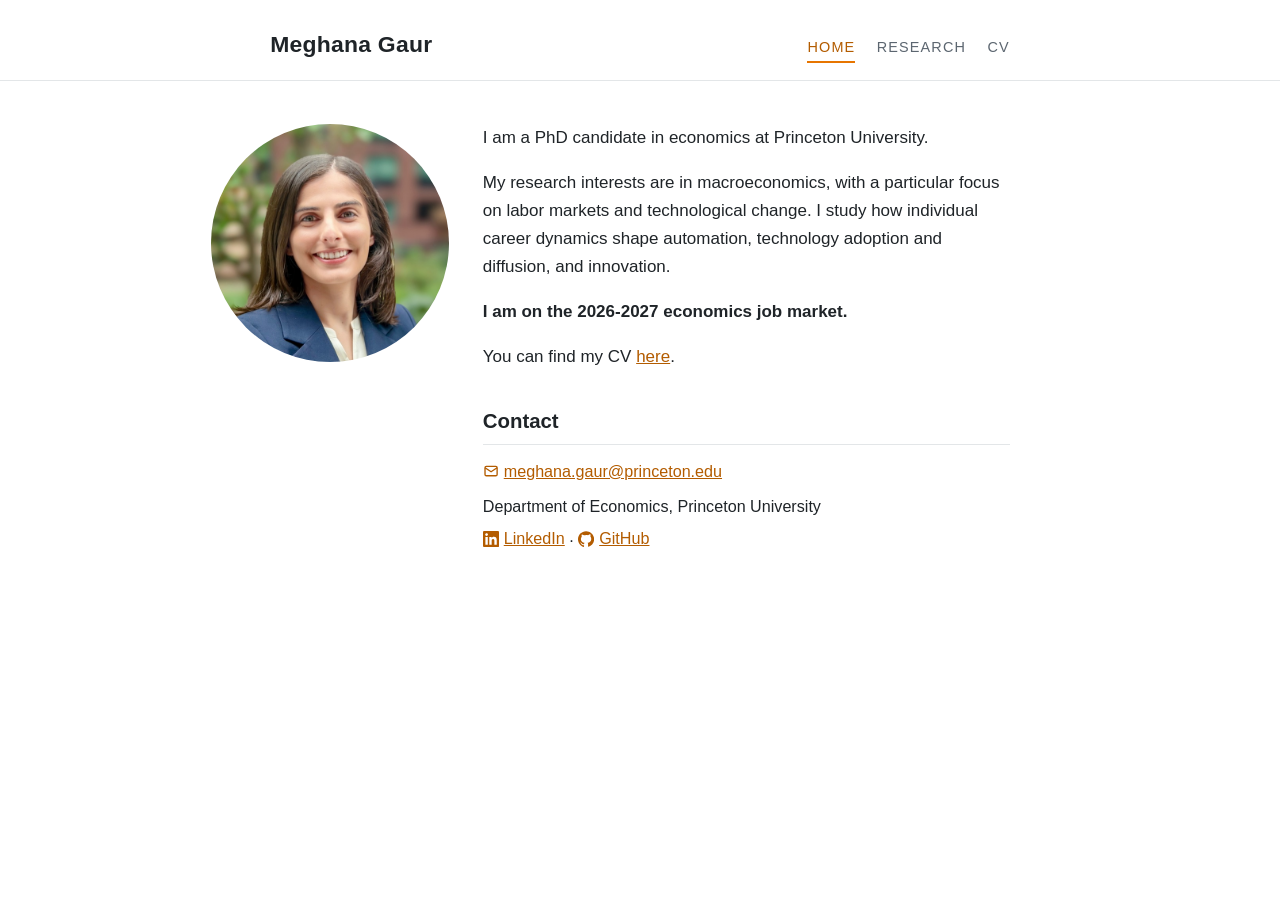
<file: index.html>
<!DOCTYPE html>
<html lang="en">
<head>
  <meta charset="utf-8">
  <meta name="viewport" content="width=device-width, initial-scale=1">
  <title>Meghana Gaur</title>
  <meta name="description" content="Meghana Gaur — PhD candidate in Economics, Princeton University.">
  <link rel="icon" href="assets/favicon.png">
  <link rel="apple-touch-icon" href="assets/apple-touch-icon.png">
  <link rel="stylesheet" href="style.css">
</head>
<body>

<header>
  <div class="container">
    <h1 class="site-name"><a href="index.html">Meghana Gaur</a></h1>
    <nav>
      <a href="index.html" class="active">Home</a>
      <a href="research.html">Research</a>
      <!-- <a href="teaching.html">Teaching</a> -->
      <a href="files/Gaur_CV.pdf" target="_blank" rel="noopener">CV</a>
    </nav>
  </div>
</header>

<main>
  <div class="container">
    <div class="intro">
      <!-- Replace this placeholder with your headshot:
           put the photo at assets/headshot.jpg and swap in
           <img class="headshot" src="assets/headshot.jpg" alt="Meghana Gaur"> -->
      <!-- <div class="headshot-placeholder">Headshot goes here<br>(assets/headshot.jpeg)</div> -->
      <img class="headshot" src="assets/headshot.jpeg" alt="Meghana Gaur" width="600" height="712">

      <div class="bio">
        <p>
          I am a PhD candidate in economics at Princeton University.
        </p>
        <p>
          My research interests are in macroeconomics, 
          with a particular focus on labor markets and technological change. I study how individual career dynamics shape automation, 
          technology adoption and diffusion, and innovation. 
          <!-- TODO: tighten this to 2–3 sentences about what YOU work on,
               leading with your job market paper's area. -->
        </p>
        <p>
          <!-- TODO: uncomment and confirm before the market:
          I am on the 2026–2027 economics job market. -->
        </p>
        <p>
          <strong>I am on the 2026-2027 economics job market.</strong>
        </p>
        <p>
          You can find my CV <a href="files/Gaur_CV.pdf" target="_blank" rel="noopener">here</a>.
        </p>

        <h2>Contact</h2>
        <ul class="contact-list">
          <li><a class="icon-link" href="mailto:meghana.gaur@princeton.edu"><svg class="icon icon--stroke" viewBox="0 0 24 24" aria-hidden="true"><rect x="3" y="5" width="18" height="14" rx="2"/><path d="M3 7l9 6 9-6"/></svg>meghana.gaur@princeton.edu</a></li>
          <li>Department of Economics, Princeton University</li>
          <li>
            <a class="icon-link" href="https://www.linkedin.com/in/meghanagaur/" target="_blank" rel="noopener"><svg class="icon" viewBox="0 0 24 24" aria-hidden="true"><path d="M20.447 20.452h-3.554v-5.569c0-1.328-.027-3.037-1.852-3.037-1.853 0-2.136 1.445-2.136 2.939v5.667H9.351V9h3.414v1.561h.046c.477-.9 1.637-1.85 3.37-1.85 3.601 0 4.267 2.37 4.267 5.455v6.286zM5.337 7.433c-1.144 0-2.063-.926-2.063-2.065 0-1.138.92-2.063 2.063-2.063 1.14 0 2.064.925 2.064 2.063 0 1.139-.925 2.065-2.064 2.065zm1.782 13.019H3.555V9h3.564v11.452zM22.225 0H1.771C.792 0 0 .774 0 1.729v20.542C0 23.227.792 24 1.771 24h20.451C23.2 24 24 23.227 24 22.271V1.729C24 .774 23.2 0 22.222 0z"/></svg>LinkedIn</a>
            &middot;
            <a class="icon-link" href="https://github.com/meghanagaur" target="_blank" rel="noopener"><svg class="icon" viewBox="0 0 24 24" aria-hidden="true"><path d="M12 .297c-6.63 0-12 5.373-12 12 0 5.303 3.438 9.8 8.205 11.385.6.113.82-.258.82-.577 0-.285-.01-1.04-.015-2.04-3.338.724-4.042-1.61-4.042-1.61C4.422 18.07 3.633 17.7 3.633 17.7c-1.087-.744.084-.729.084-.729 1.205.084 1.838 1.236 1.838 1.236 1.07 1.835 2.809 1.305 3.495.998.108-.776.417-1.305.76-1.605-2.665-.305-5.467-1.334-5.467-5.931 0-1.311.469-2.381 1.236-3.221-.124-.303-.535-1.524.117-3.176 0 0 1.008-.322 3.301 1.23A11.509 11.509 0 0 1 12 5.803c1.02.005 2.047.138 3.006.404 2.291-1.552 3.297-1.23 3.297-1.23.653 1.653.242 2.874.118 3.176.77.84 1.235 1.911 1.235 3.221 0 4.609-2.807 5.624-5.479 5.921.43.372.823 1.102.823 2.222 0 1.606-.014 2.898-.014 3.293 0 .322.216.694.825.576C20.565 22.092 24 17.592 24 12.297c0-6.627-5.373-12-12-12"/></svg>GitHub</a>
            <!-- TODO: add Google Scholar / Twitter-X / office here too if you want -->
          </li>
        </ul>
      </div>
    </div>
  </div>
</main>

</body>
</html>
</file>
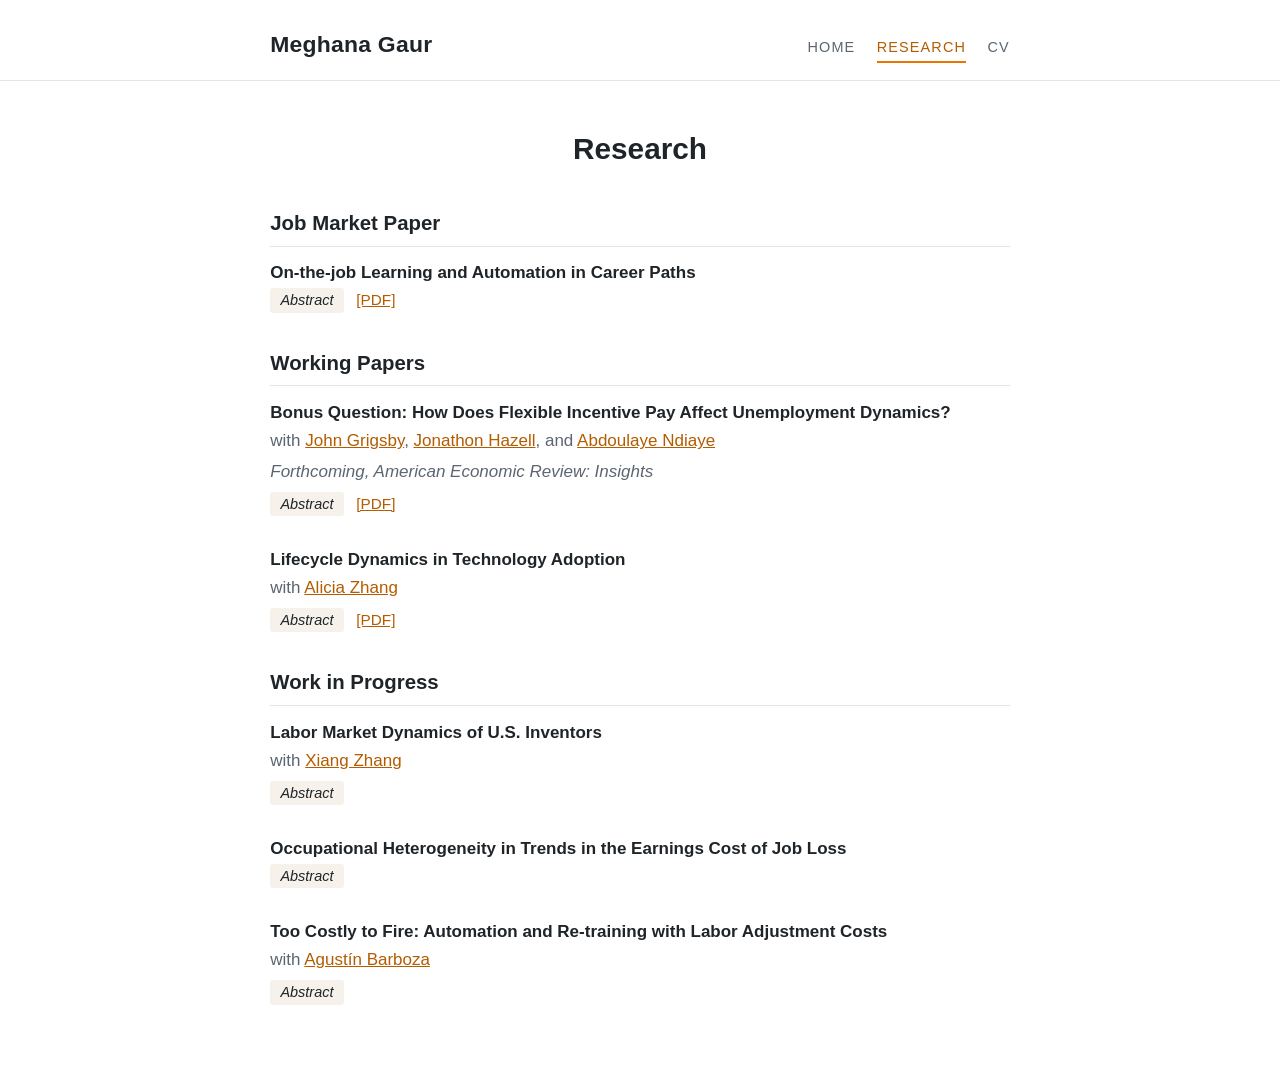
<file: research.html>
<!DOCTYPE html>
<html lang="en">
<head>
  <meta charset="utf-8">
  <meta name="viewport" content="width=device-width, initial-scale=1">
  <title>Meghana Gaur - Research</title>
  <meta name="description" content="Research by Meghana Gaur: job market paper and other papers.">
  <link rel="icon" href="assets/favicon.png">
  <link rel="apple-touch-icon" href="assets/apple-touch-icon.png">
  <link rel="stylesheet" href="style.css">
</head>
<body>

<header>
  <div class="container">
    <a class="site-name" href="index.html">Meghana Gaur</a>
    <nav>
      <a href="index.html">Home</a>
      <a href="research.html" class="active">Research</a>
      <!-- <a href="teaching.html">Teaching</a> -->
      <a href="files/Gaur_CV.pdf" target="_blank" rel="noopener">CV</a>
    </nav>
  </div>
</header>

<main>
  <div class="container">
    <h1 class="page-title">Research</h1>

    <h2>Job Market Paper</h2>
    <div class="paper">
      <div class="paper-title">On-the-job Learning and Automation in Career Paths</div>
      <p class="paper-links">
        <button class="show-abstract">Abstract</button>
        <a href="files/papers/Gaur_JMP.pdf" target="_blank" rel="noopener">[PDF]</a>
        <!-- <a href="files/Gaur_JMP_slides.pdf" target="_blank" rel="noopener">[Slides]</a> -->
      </p>
      <!-- Paste your abstract inside the <p> below, replacing "Abstract coming soon." -->
      <p class="abstract">Young workers quickly transition to higher-paying and less routine
        occupations within the first decade of their careers. This paper studies how on-the-job
        learning shapes the impacts of automation shocks within and across career paths. I develop
        a dynamic general equilibrium model of the labor market in which young workers sort into
        occupations that differ in their learning opportunities. Combining the structure of the
        occupational choice model with large-scale r&eacute;sum&eacute; data, I recover a flexible
        on-the-job learning technology that rationalizes observed patterns of occupational
        mobility among early-career workers. The calibrated model shows how an automation shock
        to one occupation can induce greater automation further up the occupational career
        ladder. Adjustments in initial career choices provide an important margin of longer-run
        labor-supply flexibility, lowering the pass-through of automation exposure to relative
        wages and evening the gains across workers with different types of skills.</p>
    </div>

    <h2>Working Papers</h2>
    <div class="paper">
      <div class="paper-title">Bonus Question: How Does Flexible Incentive Pay Affect Unemployment Dynamics?</div>
      <p class="muted" style="margin-bottom: 0.15rem;">with
        <a href="https://sites.google.com/view/john-grigsby" target="_blank" rel="noopener">John Grigsby</a>,
        <a href="https://www.jhazell.co.uk/" target="_blank" rel="noopener">Jonathon Hazell</a>, and
        <a href="https://www.abdoulayendiaye.com/" target="_blank" rel="noopener">Abdoulaye Ndiaye</a></p>
      <p class="muted" style="margin-bottom: 0.3rem;"><em>Forthcoming, American Economic Review: Insights</em></p>
      <p class="paper-links">
        <button class="show-abstract">Abstract</button>
        <a href="https://www.jhazell.co.uk/website/Bonus_Question.pdf" target="_blank" rel="noopener">[PDF]</a>
        <!-- <a href="https://www.jhazell.co.uk/papers/slides_bonus_question.pdf" target="_blank" rel="noopener">[Slides]</a> -->
      </p>
      <p class="abstract">We introduce dynamic incentive contracts into a model of unemployment
        fluctuations. Our main result is that wage cyclicality from incentives does
        not affect the response of unemployment to productivity shocks. The response
        of unemployment is the same, to a first-order, in two economies: one with
        flexible incentive pay, and another with exogenously fixed wages. This
        equivalence is due to movements in effort. Under the optimal incentive
        contract, firms&rsquo; profits do not change when wages fall, because the
        effort of the worker falls too.</p>
    </div>

    <div class="paper">
      <div class="paper-title">Lifecycle Dynamics in Technology Adoption</div>
      <p class="muted" style="margin-bottom: 0.3rem;">with
        <a href="https://aliciazhang.com/" target="_blank" rel="noopener">Alicia Zhang</a></p>
      <p class="paper-links">
        <button class="show-abstract">Abstract</button>
        <a href="https://aliciazhang.com/files/GZ_tech_upgrading.pdf" target="_blank" rel="noopener">[PDF]</a>
      </p>
      <p class="abstract">Who drives the diffusion of new technologies? 
        We provide novel evidence that more experienced software developers use 
        newer programming languages than their less experienced counterparts. 
        Leveraging panel data on individual-level programming activity, 
        we find that developers continue to adopt newer languages
        as they gain more coding experience. 
        The fact that less experienced developers use older languages is surprising, 
        as we also show that newer languages  offer a salary premium. 
        We interpret these facts through the lens of a directed job search model 
        featuring an individual technology adoption decision. 
        In the model, workers must pay costs 
        to switch technology vintages. Newer 
        technologies offer higher wages and a lower cost of switching to the 
        technological frontier, which incentivizes continuous upgrading. 
        Shocks that reduce aggregate productivity, increase worker turnover, and 
        reduce labor market matching efficiency slow the diffusion of new technologies.
      </p>
    </div>

    <h2>Work in Progress</h2>
    <div class="paper">
      <div class="paper-title">Labor Market Dynamics of U.S. Inventors</div>
      <p class="muted" style="margin-bottom: 0.3rem;">with
        <a href="https://xiangzhang-econ.github.io/" target="_blank" rel="noopener">Xiang Zhang</a></p>
      <p class="paper-links">
        <button class="show-abstract">Abstract</button>
        <!-- <a href="files/Gaur_Inventors_slides.pdf" target="_blank" rel="noopener">[Slides]</a> -->
      </p>
      <!-- Paste your abstract inside the <p> below, replacing "Abstract coming soon." -->
      <p class="abstract">How do the labor market dynamics of inventors affect firm innovation? 
        We provide new empirical evidence on how research productivity changes following 
        inventor job moves, both for the moving inventors and for their 
        former co-inventors who remain at the firms they leave. We link patent records to 
        inventors' employment histories and use a matched event-study design to compare 
        similar inventors moving to young firms and large incumbents. We find that inventors
        moving from startups to large incumbents experience a 47% increase in patent output.
        However, their departures are followed by a 17% decline in patenting among former co-inventors 
        who remain at startups. We find no comparable decline among co-inventors following inventor departures
        from large incumbents. These findings reveal an asymmetry in inventor mobility: moving to 
        large incumbents is associated with higher productivity for inventors but lower patenting among 
        their former collaborators at startups. To quantify the aggregate implications of these effects, 
        we develop a model of creative destruction with inventor mobility and examine how the allocation 
        of inventors across firms shapes innovation and firm dynamics.</p>
    </div>

    <div class="paper">
      <div class="paper-title">Occupational Heterogeneity in Trends in the Earnings Cost of Job Loss</div>
      <p class="paper-links">
        <button class="show-abstract">Abstract</button>
         <!-- <a href="files/Gaur_JobLoss_slides.pdf" target="_blank" rel="noopener">[Slides (empirics)]</a> -->
      </p>
      <!-- Paste your abstract inside the <p> below, replacing "Abstract coming soon." -->
      <p class="abstract">Using data from the 1984-2020 Displaced Worker Surveys, I show that
         average earnings losses following job displacement have been decreasing over time 
         and that this trend is driven by workers displaced 
         from jobs in lower skill occupations. The average decline for this group of workers reflects
         lower rates of occupational switching following displacement, as well as smaller 
         earnings losses conditional on switching occupations, and is present within
         broad sectors and occupational categories. Among occupation switchers, 
         I find that losses have declined the most for workers with higher occupational tenure.
         I find no such trend among workers displaced from higher skill occupations.
         These findings are consistent with declining skill sensitivity in the 
         production technology employed in lower skill occupations, consistent with recent
         work by Edmond and Mongey (2026). Cross-sectional earnings profiles in lower skill occupations have also flattened 
         over this time period, suggesting a role for dynamic interactions between declining 
         skill sensitivity and human capital accumulation.</p>
    </div>

    <div class="paper">
      <div class="paper-title">Too Costly to Fire: Automation and Re-training with Labor Adjustment Costs</div>
      <p class="muted" style="margin-bottom: 0.3rem;">with
        <a href="https://agustinbarboza.com/" target="_blank" rel="noopener">Agust&iacute;n Barboza</a></p>
      <p class="paper-links">
        <button class="show-abstract">Abstract</button>
        <!-- <a href="files/Gaur_FiringCosts_slides.pdf" target="_blank" rel="noopener">[Slides]</a> -->
      </p>
      <!-- Paste your abstract inside the <p> below, replacing "Abstract coming soon." -->
      <p class="abstract"> How do firing costs shape which automation technologies firms adopt, 
        and what happens to incumbent workers working in automated tasks following adoption? 
        We develop a dynamic partial equilibrium model in which firms jointly choose 
        their production technology, layoffs, hiring, and occupational retraining.
        Firing costs can support incumbent workers through two margins. Conditional on adoption, they can encourage firms to 
        retain and retrain incumbent workers for non-automated tasks rather than rely on external hiring, 
        increasing within-firm occupational reallocation and reducing layoffs. 
        At the adoption margin, firing costs tax technologies that 
        are more likely to lead to worker displacement, primarily screening out lower productivity technologies.
        Quantitative experiments suggest that firing costs primarily change how adopters reorganize their workforce, 
        while having more selective effects on which technologies firms adopt.
        With uncertainty and attrition, firing costs can also incentivize firms to delay their adoption.
        We test the model's empirical predictions for occupational reallocation 
        using establishment-level data on works council status and 
        industrial robot adoption from Germany, complementing recent work by Findeisen et al (2026).
        </p>
    </div>

  </div>
</main>

<script>
  document.addEventListener('DOMContentLoaded', function () {
    document.querySelectorAll('.show-abstract').forEach(function (btn) {
      btn.addEventListener('click', function () {
        var abs = this.closest('.paper').querySelector('.abstract');
        abs.classList.toggle('visible');
        this.textContent = abs.classList.contains('visible') ? 'Hide Abstract' : 'Abstract';
      });
    });
  });
</script>

</body>
</html>
</file>
<file: style.css>
/* ==========================================================================
   Academic website — Meghana Gaur
   Minimal, professional stylesheet. Adjust the variables below to re-theme.
   ========================================================================== */

:root {
  --accent: #E77500;        /* Princeton orange; change to taste */
  --accent-dark: #b35c00;
  --text: #1f2428;
  --text-muted: #5c6670;
  --rule: #e3e6e8;
  --bg: #ffffff;
  --max-width: 46rem;
  --font-body: Helvetica, Arial, sans-serif;        /* body text & headings */
  --font-ui: Helvetica, Arial, sans-serif;          /* nav, labels, footer */
}

* { box-sizing: border-box; margin: 0; padding: 0; }

html { font-size: 17px; }

body {
  font-family: var(--font-body);
  color: var(--text);
  background: var(--bg);
  line-height: 1.65;
}

.container {
  max-width: var(--max-width);
  margin: 0 auto;
  padding: 0 1.25rem;
}

/* --- Header / navigation ------------------------------------------------ */

header {
  border-bottom: 1px solid var(--rule);
  padding: 1.5rem 0 1rem;
}

header .container {
  display: flex;
  flex-wrap: wrap;
  align-items: baseline;
  justify-content: space-between;
  gap: 0.5rem 1.5rem;
}

/* Works both as a plain link (inner pages) and as an <h1> wrapping a link
   (homepage), rendering identically in either case. */
.site-name {
  font-size: 1.35rem;
  font-weight: bold;
  color: var(--text);
  text-decoration: none;
  letter-spacing: 0.01em;
  margin: 0;
}

.site-name a {
  color: inherit;
  text-decoration: none;
}

nav {
  display: flex;
  gap: 1.25rem;
  font-family: var(--font-ui);
  font-size: 0.85rem;
  text-transform: uppercase;
  letter-spacing: 0.08em;
}

nav a {
  color: var(--text-muted);
  text-decoration: none;
  padding-bottom: 2px;
}

nav a:hover { color: var(--accent-dark); }

nav a.active {
  color: var(--accent-dark);
  border-bottom: 2px solid var(--accent);
}

/* --- Main content ------------------------------------------------------- */

main { padding: 2.5rem 0 3rem; }

h1 { font-size: 1.75rem; margin-bottom: 1rem; }

/* Centered page title (e.g. "Research" on the research page). */
.page-title { text-align: center; }

h2 {
  font-size: 1.2rem;
  margin: 2rem 0 0.75rem;
  padding-bottom: 0.3rem;
  border-bottom: 1px solid var(--rule);
}

/* When a section heading is the first thing on a page (no page title above it),
   drop its top margin so content starts at the same height on every page. */
main .container > h2:first-child { margin-top: 0; }

p { margin-bottom: 1rem; }

a { color: var(--accent-dark); }
a:hover { color: var(--accent); }

ul { margin: 0 0 1rem 1.25rem; }
li { margin-bottom: 0.35rem; }

.muted { color: var(--text-muted); }

/* --- Home page intro (photo + bio) -------------------------------------- */

.intro {
  display: flex;
  flex-wrap: wrap;
  gap: 2rem;
  align-items: flex-start;
}

.intro .bio { flex: 1 1 24rem; }

/* On wide screens, let the photo hang into the left gutter so the bio
   keeps a wider column while its right edge stays aligned with the page. */
@media (min-width: 54rem) {
  .intro { margin-left: -3.5rem; }
}

.headshot {
  width: 14rem;
  max-width: 100%;
  height: auto;
  aspect-ratio: 1 / 1;
  object-fit: cover;
  object-position: 50% 75%;
  border-radius: 50%;
  flex: 0 0 auto;
}

.headshot-placeholder {
  width: 12rem;
  height: 15rem;
  border: 1px dashed var(--rule);
  border-radius: 4px;
  display: flex;
  align-items: center;
  justify-content: center;
  color: var(--text-muted);
  font-family: var(--font-ui);
  font-size: 0.8rem;
  text-align: center;
  padding: 1rem;
}

.contact-list {
  list-style: none;
  margin-left: 0;
  font-size: 0.95rem;
}

/* Inline icons next to links (LinkedIn, GitHub, etc.).
   The icon inherits the link's color via fill: currentColor. */
.icon-link {
  display: inline-flex;
  align-items: center;
  gap: 0.3em;
}

.icon {
  width: 1em;
  height: 1em;
  flex: 0 0 auto;
  fill: currentColor;
}

/* For outline-style icons (e.g. the email envelope) drawn with strokes. */
.icon--stroke {
  fill: none;
  stroke: currentColor;
  stroke-width: 2;
}

/* --- Research page ------------------------------------------------------ */

.paper { margin-bottom: 1.75rem; }

.paper-title { font-weight: bold; }

.paper-meta {
  font-family: var(--font-ui);
  font-size: 0.8rem;
  color: var(--text-muted);
  text-transform: uppercase;
  letter-spacing: 0.06em;
  margin-bottom: 0.25rem;
}

.paper-links {
  font-size: 0.9rem;
  margin-bottom: 0;
}

.paper-links a { margin-right: 0.75rem; }

/* A link-styled placeholder with no destination (e.g. "[Draft Coming Soon]"). */
.paper-links a.no-link {
  color: var(--accent-dark);
  cursor: default;
}

/* "Abstract" toggle button, shown next to the paper links. */
.show-abstract {
  background: #f6f1ea;
  color: var(--text);
  border: none;
  border-radius: 3px;
  padding: 0.25rem 0.6rem;
  margin-right: 0.5rem;
  cursor: pointer;
  font-family: inherit;
  font-size: 0.85rem;
  font-style: italic;
}

.show-abstract:hover { background: #efe6da; }

/* Abstract text: hidden until the button adds the .visible class. */
.abstract {
  display: none;
  margin: 0.5rem 0 0;
  font-size: 0.92rem;
  color: var(--text-muted);
  text-align: justify;
  text-wrap: pretty;  /* avoids a lone word on the last line in supporting browsers */
}

.abstract.visible { display: block; }

/* --- Footer -------------------------------------------------------------- */

footer {
  border-top: 1px solid var(--rule);
  padding: 1.25rem 0 2rem;
  font-size: 0.85rem;
  color: var(--text-muted);
  font-family: var(--font-ui);
}

/* --- Small screens -------------------------------------------------------- */

@media (max-width: 600px) {
  html { font-size: 16px; }
  header .container { flex-direction: column; }
  nav { flex-wrap: wrap; gap: 0.75rem 1rem; }
  .abstract { text-align: left; }
}
</file>
